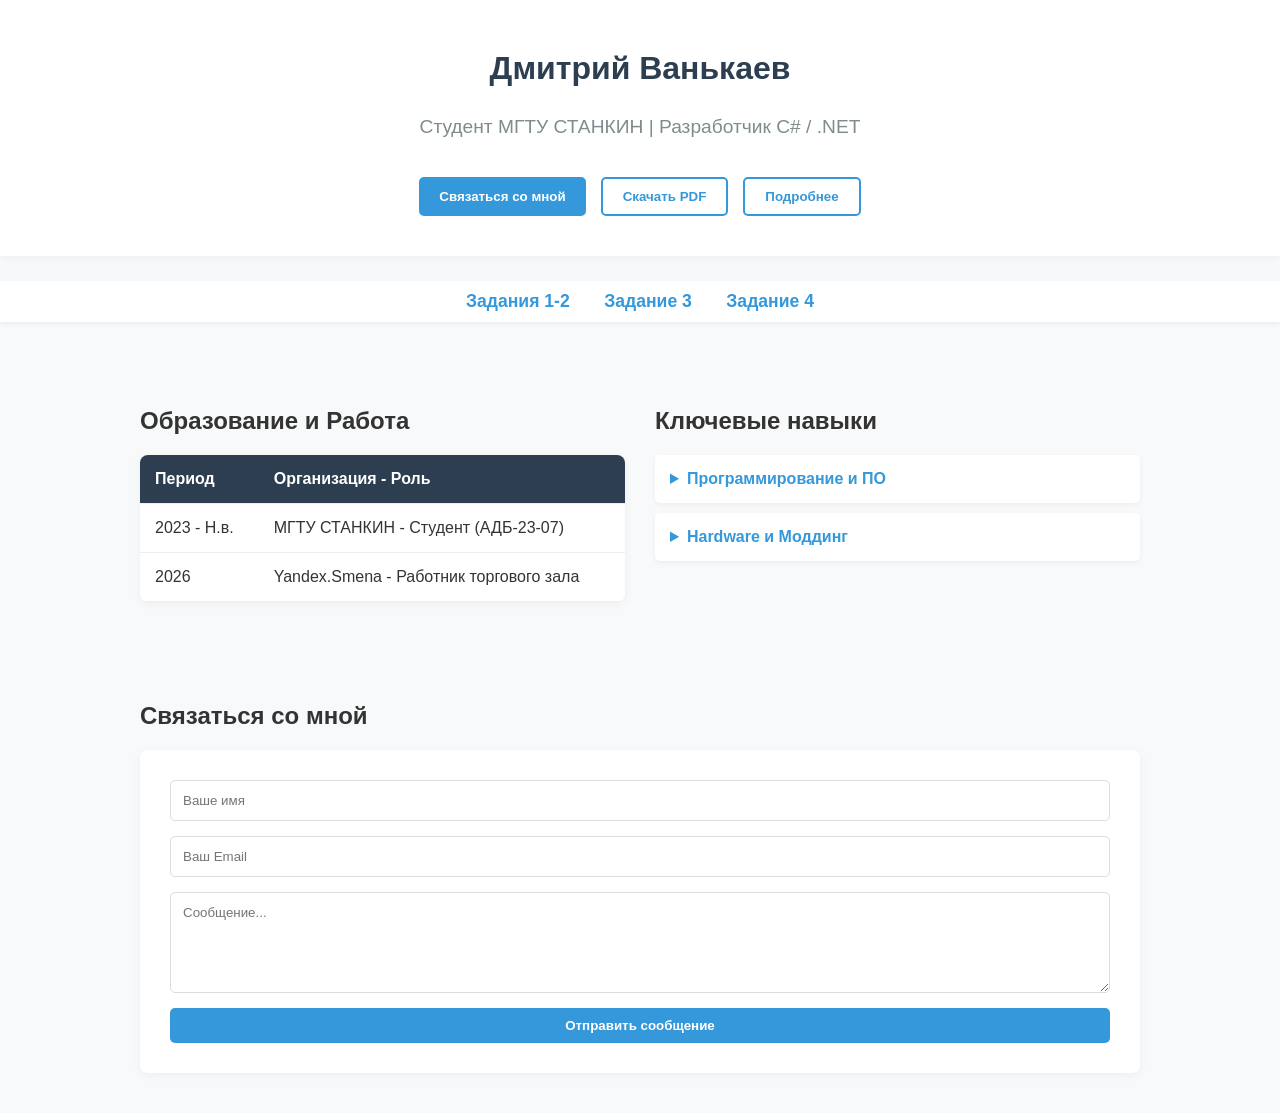
<file: index.html>
<!DOCTYPE html>
<html lang="ru">
<head>
    <meta charset="UTF-8">
    <meta name="viewport" content="width=device-width, initial-scale=1.0">
    <title>Резюме - Дмитрий Ванькаев</title>
    <link rel="stylesheet" href="style.css">
</head>
<body>

    <div id="sidePanel" class="side-panel">
        <button class="close-btn" onclick="togglePanel()">✖</button>
        <h3>Обо мне</h3>
        <p>Увлекаюсь разработкой HMI-интерфейсов, промышленной автоматизацией и моддингом железа. Всегда ищу нестандартные пути решения технических задач.</p>
    </div>

    <header>
        <h1>Дмитрий Ванькаев</h1>
        <p class="subtitle">Студент МГТУ СТАНКИН | Разработчик C# / .NET</p>
        <div class="btn-group">
            <button class="btn-primary" onclick="scrollToContact()">Связаться со мной</button>
            <button class="btn-outline" onclick="alert('Скачивание резюме началось...')">Скачать PDF</button>
            <button class="btn-outline" onclick="togglePanel()">Подробнее</button>
        </div>
    </header>

    <nav class="top-nav">
        <a href="tasks1-2.html">Задания 1-2</a>
        <a href="task3.html">Задание 3</a>
        <a href="task4.html">Задание 4</a>
    </nav>

    <div class="container">
        <section class="grid-2 fade-in">
            <div>
                <h2>Образование и Работа</h2>
                <table>
                    <tr>
                        <th>Период</th>
                        <th>Организация - Роль</th>
                    </tr>
                    <tr>
                        <td>2023 - Н.в.</td>
                        <td>МГТУ СТАНКИН - Студент (АДБ-23-07)</td>
                    </tr>
                    <tr>
                        <td>2026</td>
                        <td>Yandex.Smena - Работник торгового зала</td>
                    </tr>
                </table>
            </div>
            <div>
                <h2>Ключевые навыки</h2>
                <details>
                    <summary>Программирование и ПО</summary>
                    <div class="details-content">C#, .NET, HTML, CSS, JS, MasterSCADA 4D.</div>
                </details>
                <details>
                    <summary>Hardware и Моддинг</summary>
                    <div class="details-content">Сборка и ремонт ПК (H510, Intel i3), восстановление Asus Eee PC 1000HD. Прошивка консолей (muOS, PSP Street).</div>
                </details>
            </div>
        </section>

        <section id="contact" class="fade-in">
            <h2>Связаться со мной</h2>
            <form id="contactForm" onsubmit="validateForm(event)">
                <input type="text" id="name" placeholder="Ваше имя" required>
                <input type="email" id="email" placeholder="Ваш Email" required>
                <textarea id="message" rows="5" placeholder="Сообщение..." required></textarea>
                <button type="submit" class="btn-primary">Отправить сообщение</button>
            </form>
        </section>
    </div>

    <script src="script.js"></script>
</body>
</html>
</file>
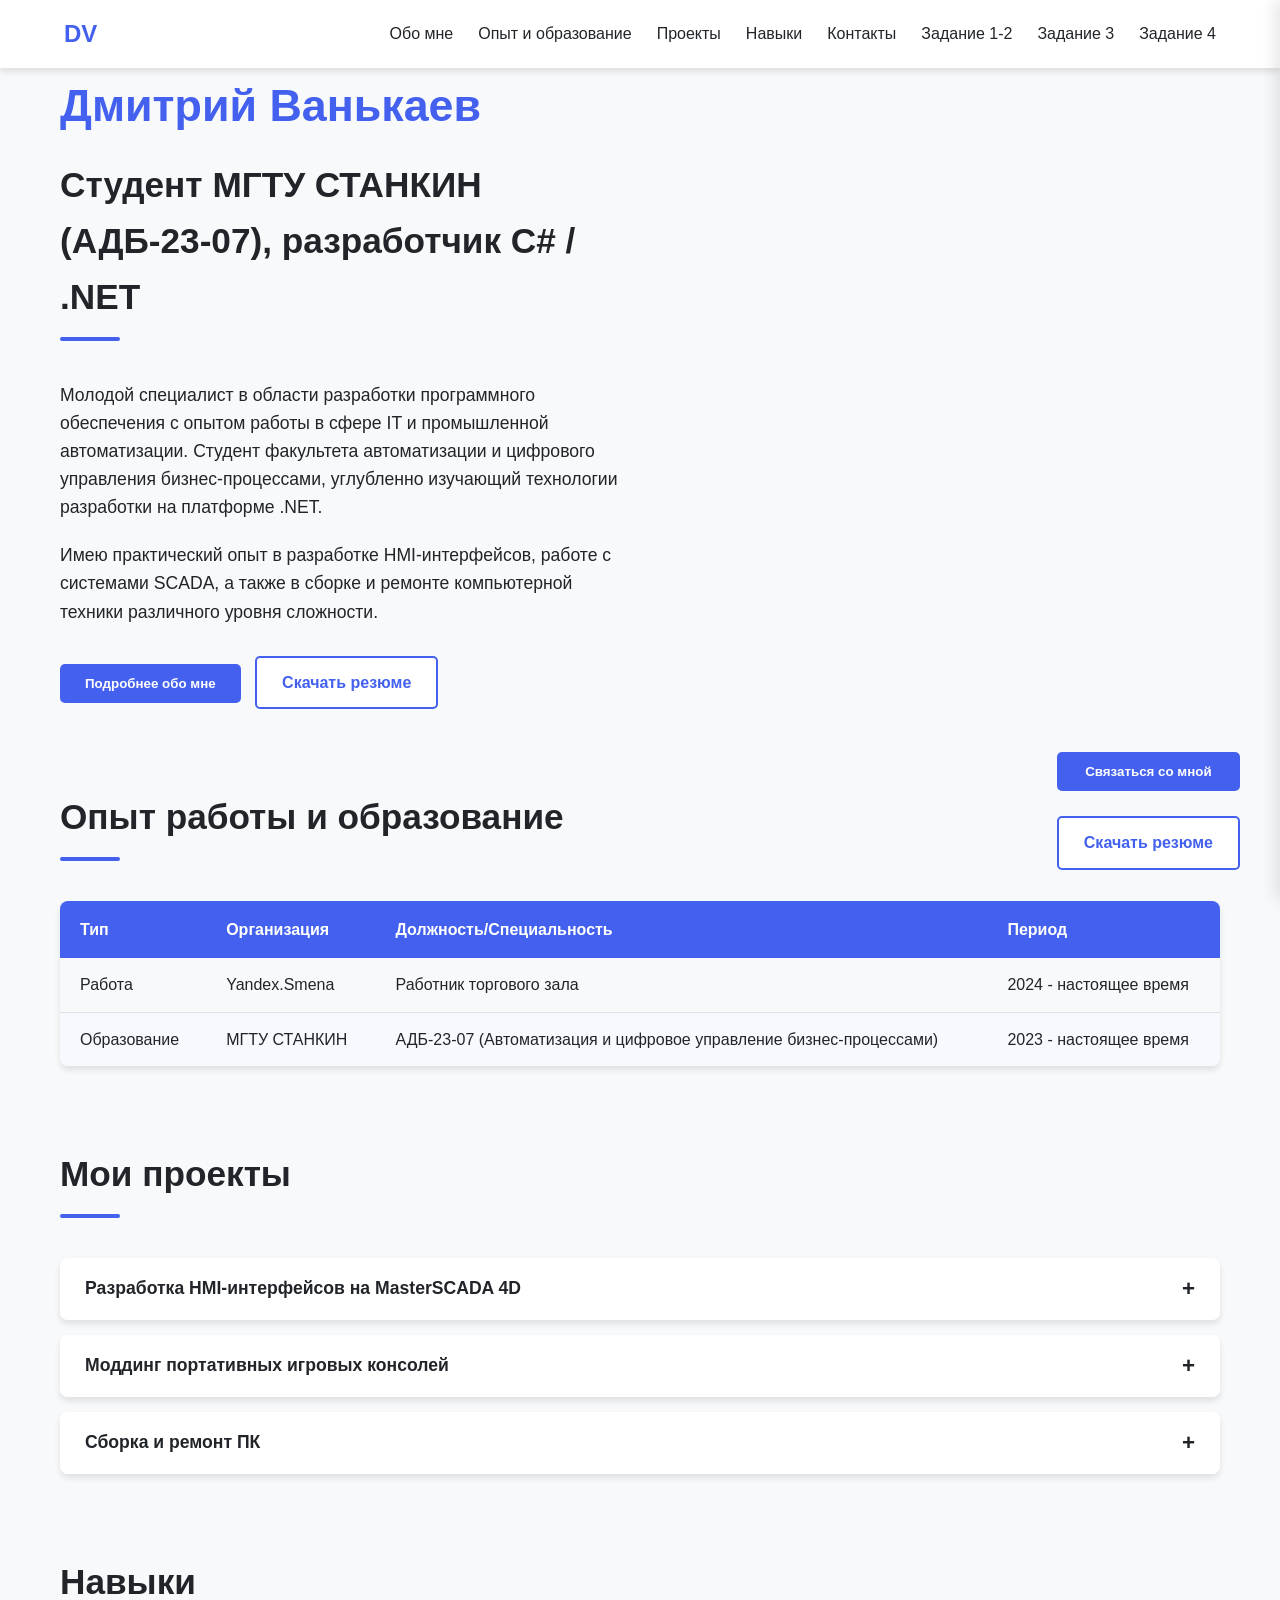
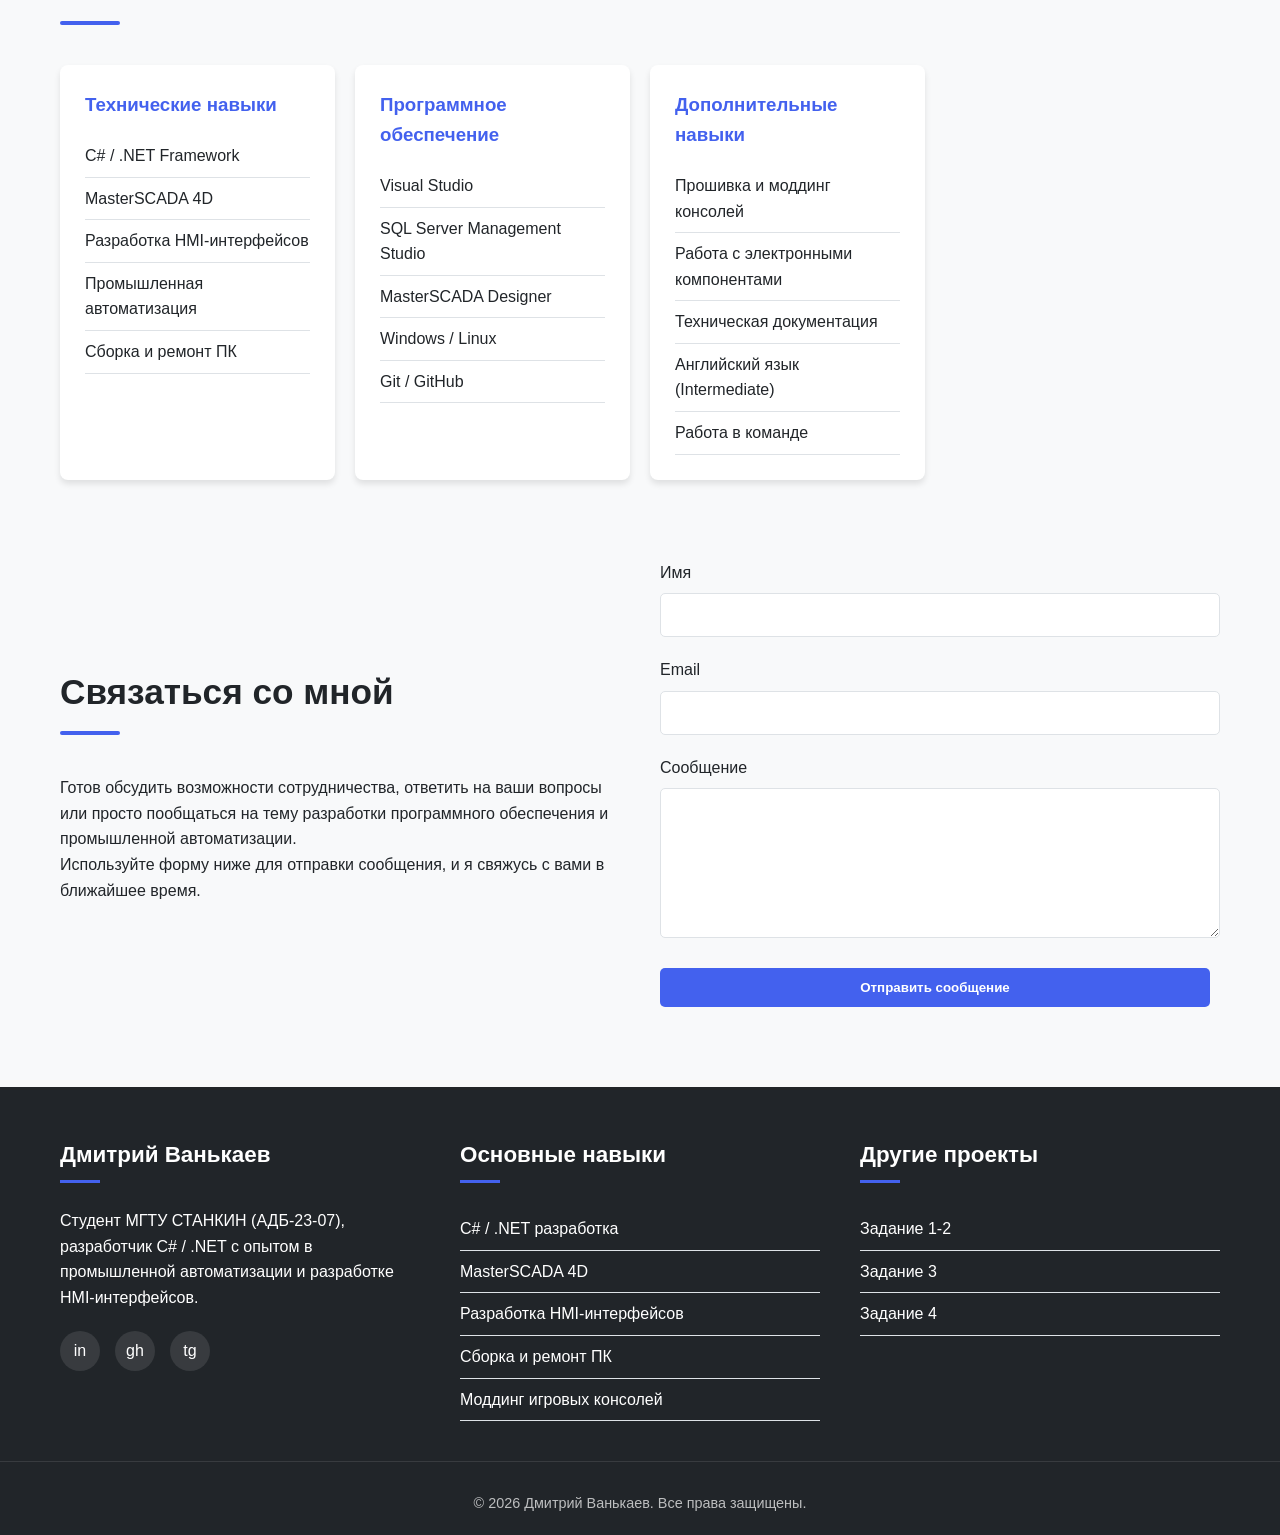
<file: index_qwen.html>
<!DOCTYPE html>
<html lang="ru">
<head>
    <meta charset="UTF-8">
    <meta name="viewport" content="width=device-width, initial-scale=1.0">
    <title>Резюме Дмитрия Ванькаева | C# / .NET Developer</title>
    <style>
        /* CSS Variables for consistent theming */
        :root {
            --primary: #4361ee;
            --primary-dark: #3a56d4;
            --secondary: #7209b7;
            --light: #f8f9fa;
            --dark: #212529;
            --gray: #6c757d;
            --success: #4cc9f0;
            --border: #dee2e6;
            --shadow: 0 4px 6px rgba(0, 0, 0, 0.1);
            --transition: all 0.3s ease;
        }

        * {
            margin: 0;
            padding: 0;
            box-sizing: border-box;
        }

        body {
            font-family: 'Segoe UI', Tahoma, Geneva, Verdana, sans-serif;
            line-height: 1.6;
            color: var(--dark);
            background-color: var(--light);
            padding-top: 70px; /* Space for fixed header */
            transition: var(--transition);
        }

        /* Header and Navigation */
        header {
            background-color: white;
            box-shadow: var(--shadow);
            position: fixed;
            width: 100%;
            top: 0;
            z-index: 1000;
            padding: 15px 5%;
        }

        .header-container {
            display: flex;
            justify-content: space-between;
            align-items: center;
            max-width: 1200px;
            margin: 0 auto;
        }

        .logo {
            font-size: 1.5rem;
            font-weight: 700;
            color: var(--primary);
        }

        nav ul {
            display: flex;
            list-style: none;
            gap: 25px;
        }

        nav a {
            text-decoration: none;
            color: var(--dark);
            font-weight: 500;
            padding: 5px 0;
            position: relative;
            transition: var(--transition);
        }

        nav a:after {
            content: '';
            position: absolute;
            width: 0;
            height: 2px;
            bottom: 0;
            left: 0;
            background-color: var(--primary);
            transition: var(--transition);
        }

        nav a:hover {
            color: var(--primary);
        }

        nav a:hover:after {
            width: 100%;
        }

        .mobile-menu-btn {
            display: none;
            background: none;
            border: none;
            font-size: 1.5rem;
            cursor: pointer;
            color: var(--dark);
        }

        /* Main Content */
        main {
            max-width: 1200px;
            margin: 0 auto;
            padding: 0 20px;
        }

        section {
            margin-bottom: 80px;
            opacity: 0;
            transform: translateY(30px);
            transition: opacity 0.6s ease, transform 0.6s ease;
        }

        section.visible {
            opacity: 1;
            transform: translateY(0);
        }

        h1 {
            font-size: 2.8rem;
            margin-bottom: 15px;
            color: var(--primary);
        }

        h2 {
            font-size: 2.2rem;
            margin-bottom: 40px;
            position: relative;
            padding-bottom: 15px;
        }

        h2:after {
            content: '';
            position: absolute;
            width: 60px;
            height: 4px;
            bottom: 0;
            left: 0;
            background-color: var(--primary);
            border-radius: 2px;
        }

        /* About Section */
        .about-content {
            display: grid;
            grid-template-columns: 1fr 1fr;
            gap: 40px;
            align-items: center;
        }

        .about-text p {
            margin-bottom: 20px;
            font-size: 1.1rem;
        }

        .btn {
            display: inline-block;
            background-color: var(--primary);
            color: white;
            padding: 12px 25px;
            border-radius: 5px;
            text-decoration: none;
            font-weight: 600;
            transition: var(--transition);
            border: none;
            cursor: pointer;
            margin-right: 10px;
            margin-top: 10px;
        }

        .btn:hover {
            background-color: var(--primary-dark);
            transform: translateY(-2px);
            box-shadow: 0 5px 15px rgba(67, 97, 238, 0.3);
        }

        .btn-secondary {
            background-color: white;
            color: var(--primary);
            border: 2px solid var(--primary);
        }

        .btn-secondary:hover {
            background-color: var(--primary);
            color: white;
        }

        /* Offcanvas Panel */
        .offcanvas {
            position: fixed;
            top: 0;
            right: -350px;
            width: 350px;
            height: 100%;
            background: white;
            z-index: 1001;
            box-shadow: -5px 0 15px rgba(0, 0, 0, 0.1);
            transition: right 0.4s ease;
            padding: 30px 25px;
            overflow-y: auto;
        }

        .offcanvas.active {
            right: 0;
        }

        .offcanvas-header {
            display: flex;
            justify-content: space-between;
            align-items: center;
            margin-bottom: 20px;
        }

        .close-offcanvas {
            background: none;
            border: none;
            font-size: 1.8rem;
            cursor: pointer;
            color: var(--gray);
        }

        .offcanvas-content p {
            margin-bottom: 15px;
            line-height: 1.7;
        }

        .overlay {
            position: fixed;
            top: 0;
            left: 0;
            width: 100%;
            height: 100%;
            background: rgba(0, 0, 0, 0.5);
            z-index: 1000;
            display: none;
        }

        .overlay.active {
            display: block;
        }

        /* Experience & Education Table */
        .table-container {
            overflow-x: auto;
            border-radius: 8px;
            box-shadow: var(--shadow);
            margin: 30px 0;
        }

        table {
            width: 100%;
            border-collapse: collapse;
            min-width: 600px;
        }

        th {
            background-color: var(--primary);
            color: white;
            padding: 16px 20px;
            text-align: left;
        }

        td {
            padding: 14px 20px;
            border-bottom: 1px solid var(--border);
        }

        tr:last-child td {
            border-bottom: none;
        }

        tr:nth-child(even) {
            background-color: #f8f9ff;
        }

        tr:hover {
            background-color: #eef2ff;
        }

        /* Projects Accordion */
        .accordion {
            display: flex;
            flex-direction: column;
            gap: 15px;
        }

        .accordion-item {
            border-radius: 8px;
            overflow: hidden;
            box-shadow: var(--shadow);
            background: white;
        }

        .accordion-header {
            width: 100%;
            text-align: left;
            padding: 18px 25px;
            background: white;
            border: none;
            font-size: 1.1rem;
            font-weight: 600;
            color: var(--dark);
            cursor: pointer;
            transition: var(--transition);
            display: flex;
            justify-content: space-between;
            align-items: center;
        }

        .accordion-header:hover {
            background-color: #f8f9ff;
        }

        .accordion-header::after {
            content: '+';
            font-size: 1.4rem;
            transition: var(--transition);
        }

        .accordion-item.active .accordion-header::after {
            content: '-';
        }

        .accordion-content {
            padding: 0 25px;
            max-height: 0;
            overflow: hidden;
            transition: max-height 0.4s ease, padding 0.4s ease;
            background: #f8f9ff;
        }

        .accordion-item.active .accordion-content {
            max-height: 500px;
            padding: 0 25px 25px;
        }

        /* Skills Section */
        .skills-grid {
            display: grid;
            grid-template-columns: repeat(auto-fill, minmax(250px, 1fr));
            gap: 20px;
        }

        .skill-card {
            background: white;
            border-radius: 8px;
            padding: 25px;
            box-shadow: var(--shadow);
            transition: var(--transition);
        }

        .skill-card:hover {
            transform: translateY(-5px);
            box-shadow: 0 10px 20px rgba(0, 0, 0, 0.1);
        }

        .skill-card h3 {
            color: var(--primary);
            margin-bottom: 15px;
            display: flex;
            align-items: center;
            gap: 10px;
        }

        .skill-list {
            list-style: none;
        }

        .skill-list li {
            padding: 8px 0;
            border-bottom: 1px solid var(--border);
            display: flex;
            justify-content: space-between;
        }

        /* Contact Form */
        .contact-container {
            display: grid;
            grid-template-columns: 1fr 1fr;
            gap: 40px;
            align-items: center;
        }

        .contact-info h3 {
            font-size: 1.5rem;
            margin-bottom: 20px;
            color: var(--primary);
        }

        .contact-form {
            display: grid;
            gap: 20px;
        }

        .form-group {
            display: flex;
            flex-direction: column;
        }

        .form-group label {
            margin-bottom: 8px;
            font-weight: 500;
        }

        .form-group input,
        .form-group textarea {
            padding: 12px 15px;
            border: 1px solid var(--border);
            border-radius: 5px;
            font-family: inherit;
            font-size: 1rem;
            transition: var(--transition);
        }

        .form-group input:focus,
        .form-group textarea:focus {
            outline: none;
            border-color: var(--primary);
            box-shadow: 0 0 0 3px rgba(67, 97, 238, 0.2);
        }

        .form-group textarea {
            min-height: 150px;
            resize: vertical;
        }

        .error-message {
            color: var(--error-color);
            font-size: 0.85rem;
            margin-top: 5px;
            display: none;
        }

        /* Fixed Action Buttons */
        .action-buttons {
            position: fixed;
            bottom: 30px;
            right: 30px;
            display: flex;
            flex-direction: column;
            gap: 15px;
            z-index: 999;
        }

        /* Footer */
        footer {
            background-color: var(--dark);
            color: white;
            padding: 50px 0 20px;
            margin-top: 40px;
        }

        .footer-content {
            display: grid;
            grid-template-columns: repeat(auto-fit, minmax(250px, 1fr));
            gap: 40px;
            max-width: 1200px;
            margin: 0 auto;
            padding: 0 20px;
        }

        .footer-section h3 {
            font-size: 1.4rem;
            margin-bottom: 25px;
            position: relative;
            padding-bottom: 10px;
        }

        .footer-section h3:after {
            content: '';
            position: absolute;
            width: 40px;
            height: 3px;
            bottom: 0;
            left: 0;
            background-color: var(--primary);
        }

        .social-links {
            display: flex;
            gap: 15px;
            margin-top: 20px;
        }

        .social-link {
            display: flex;
            align-items: center;
            justify-content: center;
            width: 40px;
            height: 40px;
            background: rgba(255, 255, 255, 0.1);
            border-radius: 50%;
            color: white;
            text-decoration: none;
            transition: var(--transition);
        }

        .social-link:hover {
            background: var(--primary);
            transform: translateY(-3px);
        }

        .copyright {
            text-align: center;
            padding-top: 30px;
            margin-top: 40px;
            border-top: 1px solid rgba(255, 255, 255, 0.1);
            color: rgba(255, 255, 255, 0.7);
            font-size: 0.9rem;
        }

        /* Responsive Design */
        @media (max-width: 992px) {
            .about-content,
            .contact-container {
                grid-template-columns: 1fr;
            }

            .offcanvas {
                width: 300px;
            }
        }

        @media (max-width: 768px) {
            h1 {
                font-size: 2.2rem;
            }

            h2 {
                font-size: 1.8rem;
            }

            .header-container {
                padding: 0;
            }

            nav ul {
                position: fixed;
                top: 70px;
                right: -100%;
                flex-direction: column;
                background: white;
                width: 100%;
                text-align: center;
                transition: right 0.4s ease;
                box-shadow: 0 10px 10px rgba(0, 0, 0, 0.1);
                padding: 20px 0;
            }

            nav ul.active {
                right: 0;
            }

            nav ul li {
                margin: 15px 0;
            }

            .mobile-menu-btn {
                display: block;
            }

            .action-buttons {
                flex-direction: row;
                bottom: 15px;
                right: 15px;
            }

            .btn {
                padding: 10px 20px;
                font-size: 0.9rem;
            }
        }

        @media (max-width: 576px) {
            section {
                margin-bottom: 60px;
            }

            .skills-grid {
                grid-template-columns: 1fr;
            }

            .offcanvas {
                width: 100%;
            }
        }
    </style>
</head>
<body>
    <!-- Header with Navigation -->
    <header>
        <div class="header-container">
            <div class="logo">DV</div>
            <button class="mobile-menu-btn" id="mobile-menu-btn">&#9776;</button>
            <nav>
                <ul id="main-nav">
                    <li><a href="#about">Обо мне</a></li>
                    <li><a href="#experience">Опыт и образование</a></li>
                    <li><a href="#projects">Проекты</a></li>
                    <li><a href="#skills">Навыки</a></li>
                    <li><a href="#contact">Контакты</a></li>
                    <!-- Ссылки на другие задания в репозитории -->
                    <li><a href="task1-2.html">Задание 1-2</a></li>
                    <li><a href="task3.html">Задание 3</a></li>
                    <li><a href="task4.html">Задание 4</a></li>
                </ul>
            </nav>
        </div>
    </header>

    <!-- Main Content -->
    <main>
        <!-- About Section -->
        <section id="about">
            <div class="about-content">
                <div class="about-text">
                    <h1>Дмитрий Ванькаев</h1>
                    <h2>Студент МГТУ СТАНКИН (АДБ-23-07), разработчик C# / .NET</h2>
                    <p>Молодой специалист в области разработки программного обеспечения с опытом работы в сфере IT и промышленной автоматизации. Студент факультета автоматизации и цифрового управления бизнес-процессами, углубленно изучающий технологии разработки на платформе .NET.</p>
                    <p>Имею практический опыт в разработке HMI-интерфейсов, работе с системами SCADA, а также в сборке и ремонте компьютерной техники различного уровня сложности.</p>
                    <button class="btn" id="more-info-btn">Подробнее обо мне</button>
                    <a href="#" class="btn btn-secondary" id="download-resume">Скачать резюме</a>
                </div>
            </div>
        </section>

        <!-- Experience & Education Section -->
        <section id="experience">
            <h2>Опыт работы и образование</h2>
            <div class="table-container">
                <table>
                    <thead>
                        <tr>
                            <th>Тип</th>
                            <th>Организация</th>
                            <th>Должность/Специальность</th>
                            <th>Период</th>
                        </tr>
                    </thead>
                    <tbody>
                        <tr>
                            <td>Работа</td>
                            <td>Yandex.Smena</td>
                            <td>Работник торгового зала</td>
                            <td>2024 - настоящее время</td>
                        </tr>
                        <tr>
                            <td>Образование</td>
                            <td>МГТУ СТАНКИН</td>
                            <td>АДБ-23-07 (Автоматизация и цифровое управление бизнес-процессами)</td>
                            <td>2023 - настоящее время</td>
                        </tr>
                    </tbody>
                </table>
            </div>
        </section>

        <!-- Projects Section (Accordion) -->
        <section id="projects">
            <h2>Мои проекты</h2>
            <div class="accordion">
                <div class="accordion-item">
                    <button class="accordion-header">Разработка HMI-интерфейсов на MasterSCADA 4D</button>
                    <div class="accordion-content">
                        <p>Разработка человеко-машинного интерфейса для управления производственной линией. Создание визуализации технологических процессов, настройка тревог и уведомлений, интеграция с промышленным оборудованием через протоколы Modbus TCP и OPC UA.</p>
                        <p>Использованные технологии: MasterSCADA 4D, SQL Server, C# для написания пользовательских скриптов.</p>
                    </div>
                </div>
                <div class="accordion-item">
                    <button class="accordion-header">Моддинг портативных игровых консолей</button>
                    <div class="accordion-content">
                        <p>Прошивка и моддинг портативных игровых консолей (PSP, Nintendo Switch Lite). Установка кастомных прошивок, таких как muOS, для расширения функциональности устройств и запуска эмуляторов ретро-консолей.</p>
                        <p>Проведение аппаратных модификаций: замена экранов, установка дополнительной памяти, настройка системы охлаждения.</p>
                    </div>
                </div>
                <div class="accordion-item">
                    <button class="accordion-header">Сборка и ремонт ПК</button>
                    <div class="accordion-content">
                        <p>Сборка персональных компьютеров на базе различных комплектующих: материнские платы H510, процессоры Intel Core i3, ноутбуки Asus Eee PC 1000HD.</p>
                        <p>Диагностика и ремонт неисправностей, замена компонентов, установка и настройка операционных систем, оптимизация производительности.</p>
                    </div>
                </div>
            </div>
        </section>

        <!-- Skills Section -->
        <section id="skills">
            <h2>Навыки</h2>
            <div class="skills-grid">
                <div class="skill-card">
                    <h3>Технические навыки</h3>
                    <ul class="skill-list">
                        <li>C# / .NET Framework</li>
                        <li>MasterSCADA 4D</li>
                        <li>Разработка HMI-интерфейсов</li>
                        <li>Промышленная автоматизация</li>
                        <li>Сборка и ремонт ПК</li>
                    </ul>
                </div>
                <div class="skill-card">
                    <h3>Программное обеспечение</h3>
                    <ul class="skill-list">
                        <li>Visual Studio</li>
                        <li>SQL Server Management Studio</li>
                        <li>MasterSCADA Designer</li>
                        <li>Windows / Linux</li>
                        <li>Git / GitHub</li>
                    </ul>
                </div>
                <div class="skill-card">
                    <h3>Дополнительные навыки</h3>
                    <ul class="skill-list">
                        <li>Прошивка и моддинг консолей</li>
                        <li>Работа с электронными компонентами</li>
                        <li>Техническая документация</li>
                        <li>Английский язык (Intermediate)</li>
                        <li>Работа в команде</li>
                    </ul>
                </div>
            </div>
        </section>

        <!-- Contact Section -->
        <section id="contact">
            <div class="contact-container">
                <div class="contact-info">
                    <h2>Связаться со мной</h2>
                    <p>Готов обсудить возможности сотрудничества, ответить на ваши вопросы или просто пообщаться на тему разработки программного обеспечения и промышленной автоматизации.</p>
                    <p>Используйте форму ниже для отправки сообщения, и я свяжусь с вами в ближайшее время.</p>
                </div>
                <form id="contact-form" class="contact-form">
                    <div class="form-group">
                        <label for="name">Имя</label>
                        <input type="text" id="name" required>
                        <div class="error-message" id="name-error">Пожалуйста, введите ваше имя</div>
                    </div>
                    <div class="form-group">
                        <label for="email">Email</label>
                        <input type="email" id="email" required>
                        <div class="error-message" id="email-error">Пожалуйста, введите корректный email</div>
                    </div>
                    <div class="form-group">
                        <label for="message">Сообщение</label>
                        <textarea id="message" required></textarea>
                        <div class="error-message" id="message-error">Сообщение не может быть пустым</div>
                    </div>
                    <button type="submit" class="btn">Отправить сообщение</button>
                </form>
            </div>
        </section>
    </main>

    <!-- Offcanvas Panel (More Info) -->
    <div class="offcanvas" id="offcanvas">
        <div class="offcanvas-header">
            <h2>Подробнее обо мне</h2>
            <button class="close-offcanvas" id="close-offcanvas">&times;</button>
        </div>
        <div class="offcanvas-content">
            <p>Меня зовут Дмитрий Ванькаев, я студент МГТУ СТАНКИН на факультете автоматизации и цифрового управления бизнес-процессами. Моя специализация связана с разработкой программного обеспечения для промышленной автоматизации и управления производственными процессами.</p>
            
            <p>Наряду с учебой, я активно занимаюсь практическими проектами в области разработки HMI-интерфейсов с использованием системы MasterSCADA 4D. Эти навыки позволяют мне создавать интуитивно понятные и функциональные интерфейсы для операторов производственных линий.</p>
            
            <p>Кроме профессиональных интересов, я увлекаюсь моддингом портативных игровых консолей и сборкой персональных компьютеров. Этот хобби-аспект помогает мне лучше понимать аппаратную часть компьютерных систем и развивает навыки работы с электронными компонентами.</p>
            
            <p>В свободное время я изучаю новые технологии в области .NET разработки, углубляю знания в области промышленной автоматизации и участвую в open-source проектах на GitHub.</p>
            
            <p>Моя цель - стать профессионалом в области разработки программного обеспечения для промышленной автоматизации, объединяя теоретические знания, полученные в университете, с практическим опытом, приобретенным в ходе реализации реальных проектов.</p>
        </div>
    </div>
    <div class="overlay" id="overlay"></div>

    <!-- Fixed Action Buttons -->
    <div class="action-buttons">
        <button class="btn" id="scroll-to-contact">Связаться со мной</button>
        <a href="#" class="btn btn-secondary" id="download-resume-bottom">Скачать резюме</a>
    </div>

    <!-- Footer -->
    <footer>
        <div class="footer-content">
            <div class="footer-section">
                <h3>Дмитрий Ванькаев</h3>
                <p>Студент МГТУ СТАНКИН (АДБ-23-07), разработчик C# / .NET с опытом в промышленной автоматизации и разработке HMI-интерфейсов.</p>
                <div class="social-links">
                    <a href="#" class="social-link">in</a>
                    <a href="#" class="social-link">gh</a>
                    <a href="#" class="social-link">tg</a>
                </div>
            </div>
            <div class="footer-section">
                <h3>Основные навыки</h3>
                <ul class="skill-list">
                    <li>C# / .NET разработка</li>
                    <li>MasterSCADA 4D</li>
                    <li>Разработка HMI-интерфейсов</li>
                    <li>Сборка и ремонт ПК</li>
                    <li>Моддинг игровых консолей</li>
                </ul>
            </div>
            <div class="footer-section">
                <h3>Другие проекты</h3>
                <ul class="skill-list">
                    <li><a href="task1-2.html" style="color: white; text-decoration: none;">Задание 1-2</a></li>
                    <li><a href="task3.html" style="color: white; text-decoration: none;">Задание 3</a></li>
                    <li><a href="task4.html" style="color: white; text-decoration: none;">Задание 4</a></li>
                </ul>
            </div>
        </div>
        <div class="copyright">
            &copy; 2026 Дмитрий Ванькаев. Все права защищены.
        </div>
    </footer>

    <script>
        // DOM Elements
        const moreInfoBtn = document.getElementById('more-info-btn');
        const closeOffcanvas = document.getElementById('close-offcanvas');
        const offcanvas = document.getElementById('offcanvas');
        const overlay = document.getElementById('overlay');
        const accordionHeaders = document.querySelectorAll('.accordion-header');
        const contactForm = document.getElementById('contact-form');
        const scrollToContactBtn = document.getElementById('scroll-to-contact');
        const mobileMenuBtn = document.getElementById('mobile-menu-btn');
        const mainNav = document.getElementById('main-nav');
        const downloadResumeBtns = document.querySelectorAll('#download-resume, #download-resume-bottom');
        
        // Mobile Menu Toggle
        mobileMenuBtn.addEventListener('click', () => {
            mainNav.classList.toggle('active');
            mobileMenuBtn.textContent = mainNav.classList.contains('active') ? '×' : '☰';
        });
        
        // Offcanvas Panel
        moreInfoBtn.addEventListener('click', () => {
            offcanvas.classList.add('active');
            overlay.classList.add('active');
            document.body.style.overflow = 'hidden'; // Prevent background scrolling
        });
        
        closeOffcanvas.addEventListener('click', () => {
            offcanvas.classList.remove('active');
            overlay.classList.remove('active');
            document.body.style.overflow = ''; // Restore scrolling
        });
        
        overlay.addEventListener('click', () => {
            offcanvas.classList.remove('active');
            overlay.classList.remove('active');
            document.body.style.overflow = '';
        });
        
        // Accordion Functionality
        accordionHeaders.forEach(header => {
            header.addEventListener('click', () => {
                const item = header.parentElement;
                const isActive = item.classList.contains('active');
                
                // Close all items
                document.querySelectorAll('.accordion-item').forEach(i => {
                    i.classList.remove('active');
                });
                
                // Open clicked item if it wasn't active
                if (!isActive) {
                    item.classList.add('active');
                }
            });
        });
        
        // Smooth Scroll to Contact Form
        scrollToContactBtn.addEventListener('click', (e) => {
            e.preventDefault();
            document.getElementById('contact').scrollIntoView({
                behavior: 'smooth'
            });
        });
        
        // Download Resume (Placeholder)
        downloadResumeBtns.forEach(btn => {
            btn.addEventListener('click', (e) => {
                e.preventDefault();
                alert('Функция загрузки резюме в разработке. В реальном проекте здесь будет ссылка на PDF-файл.');
            });
        });
        
        // Form Validation
        contactForm.addEventListener('submit', (e) => {
            e.preventDefault();
            
            // Reset error messages
            document.querySelectorAll('.error-message').forEach(el => {
                el.style.display = 'none';
            });
            
            const name = document.getElementById('name').value.trim();
            const email = document.getElementById('email').value.trim();
            const message = document.getElementById('message').value.trim();
            let isValid = true;
            
            // Name validation
            if (name === '') {
                document.getElementById('name-error').style.display = 'block';
                isValid = false;
            }
            
            // Email validation
            const emailRegex = /^[^\s@]+@[^\s@]+\.[^\s@]+$/;
            if (!emailRegex.test(email)) {
                document.getElementById('email-error').style.display = 'block';
                isValid = false;
            }
            
            // Message validation
            if (message === '') {
                document.getElementById('message-error').style.display = 'block';
                isValid = false;
            }
            
            // If valid, submit form (in real scenario)
            if (isValid) {
                alert('Спасибо за сообщение! Я свяжусь с вами в ближайшее время.');
                contactForm.reset();
            }
        });
        
        // Scroll Animation for Sections
        const sections = document.querySelectorAll('section');
        
        const sectionObserver = new IntersectionObserver((entries) => {
            entries.forEach(entry => {
                if (entry.isIntersecting) {
                    entry.target.classList.add('visible');
                    sectionObserver.unobserve(entry.target);
                }
            });
        }, {
            threshold: 0.1
        });
        
        sections.forEach(section => {
            sectionObserver.observe(section);
        });
        
        // Close mobile menu when clicking a nav link
        document.querySelectorAll('#main-nav a').forEach(link => {
            link.addEventListener('click', () => {
                mainNav.classList.remove('active');
                mobileMenuBtn.textContent = '☰';
            });
        });
    </script>
</body>
</html>
</file>
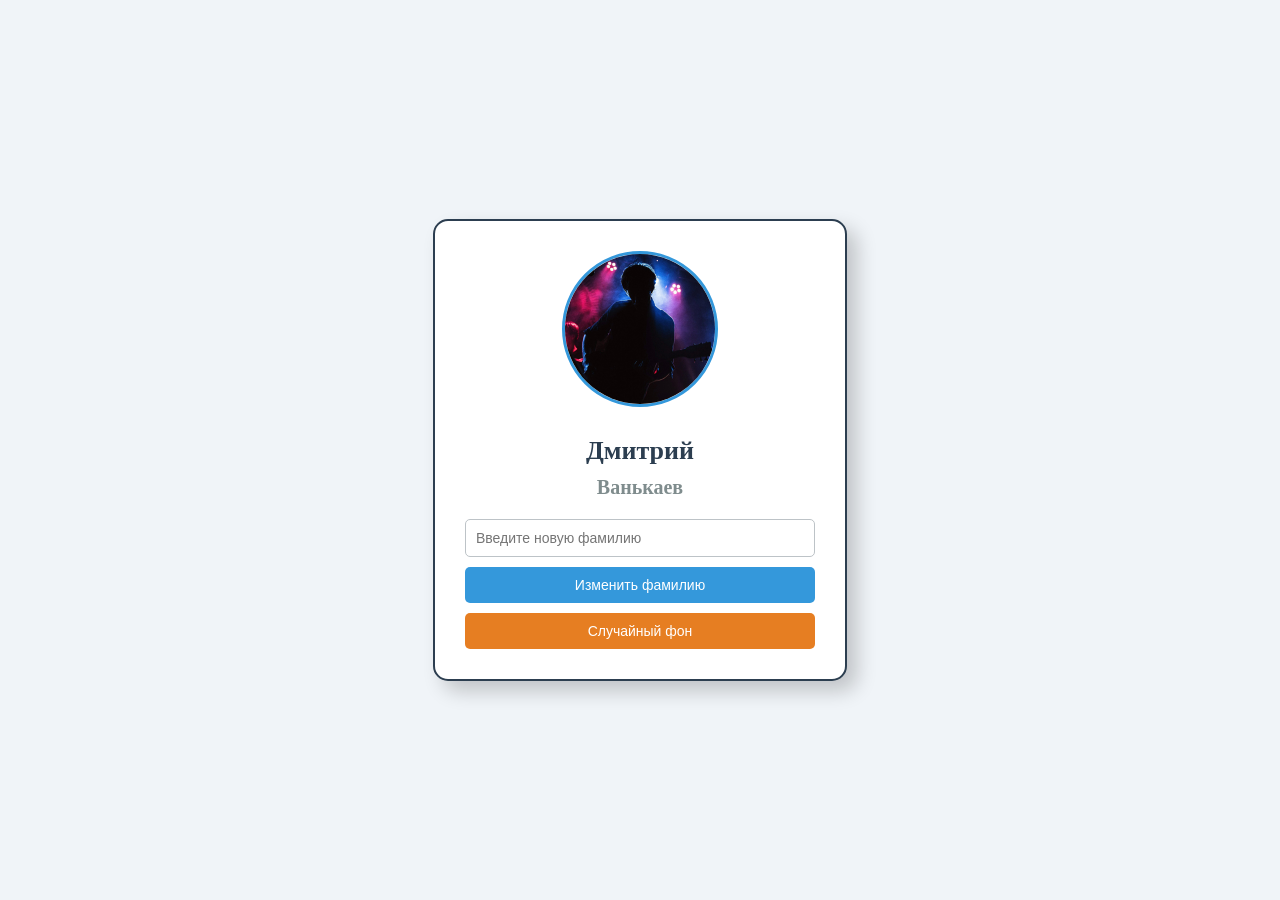
<file: task4.html>
<!DOCTYPE html>
<html lang="ru">
<head>
    <meta charset="utf-8">
    <title>Мое Резюме</title>
    <style>
        /* Общие настройки страницы */
        body {
            font-family: Tahoma, serif; /* [cite: 337, 338] */
            color: #333333; /* 3. цвет текста [cite: 357] */
            background-color: #f0f4f8;
            transition: background-color 0.5s ease;
            display: flex;
            justify-content: center;
            align-items: center;
            height: 100vh;
            margin: 0;
        }

        /* Настройки карточки резюме */
        .resume-card {
            background-color: white;
            border: 2px solid #2c3e50; /* 4. рамки [cite: 358] */
            border-radius: 15px;
            padding: 30px;
            width: 350px;
            box-shadow: 10px 10px 20px rgba(0, 0, 0, 0.2); /* 2. тени [cite: 356] */
            text-align: center;
        }

        /* Настройки фотографии [cite: 360] */
        .profile-pic {
            width: 150px;
            height: 150px;
            border-radius: 50%;
            border: 3px solid #3498db; 
            object-fit: cover;
            margin-bottom: 15px;
        }

        /* Заголовки */
        h1 {
            font-size: 26px; /* 1. размеры шрифтов [cite: 355] */
            color: #2c3e50;
            margin: 10px 0;
        }

        h2 {
            font-size: 20px; /* 1. размеры шрифтов [cite: 355] */
            color: #7f8c8d;
            margin: 5px 0 20px 0;
        }

        /* Элементы управления */
        .controls {
            display: flex;
            flex-direction: column;
            gap: 10px;
        }

        input {
            padding: 10px;
            font-size: 14px;
            border: 1px solid #bdc3c7;
            border-radius: 5px;
        }

        button {
            padding: 10px;
            font-size: 14px;
            color: white;
            background-color: #3498db;
            border: none;
            border-radius: 5px;
            cursor: pointer;
            transition: background-color 0.3s;
        }

        /* 5. изменения цвета при наведении [cite: 359] */
        button:hover {
            background-color: #2980b9; 
        }

        .btn-random {
            background-color: #e67e22;
        }

        .btn-random:hover {
            background-color: #d35400; /* 5. изменения цвета при наведении [cite: 359] */
        }
    </style>
</head>
<body>

    <div class="resume-card">
        <img src="avatar.jpg" alt="Фото Дмитрия" class="profile-pic">
        
        <h1>Дмитрий</h1>
        <h2 id="surnameText">Ванькаев</h2>
        
        <div class="controls">
            <input type="text" id="surnameInput" placeholder="Введите новую фамилию">
            <button onclick="changeSurname()">Изменить фамилию</button>
            
            <button class="btn-random" onclick="changeBackgroundColor()">Случайный фон</button>
        </div>
    </div>

    <script>
        // Функция для изменения фамилии 
        function changeSurname() {
            // Получаем значение из поля ввода
            let newSurname = document.getElementById("surnameInput").value;
            
            // Проверяем, не пустое ли поле
            if (newSurname.trim() !== "") {
                // Меняем текст в элементе с id="surnameText"
                document.getElementById("surnameText").innerText = newSurname;
                // Очищаем поле ввода
                document.getElementById("surnameInput").value = "";
            } else {
                alert("Пожалуйста, введите фамилию!");
            }
        }

        // Функция для изменения цвета фона на рандомный 
        function changeBackgroundColor() {
            // Генерируем случайный цвет в формате HEX (например, #a3f2b1)
            let randomColor = '#' + Math.floor(Math.random()*16777215).toString(16);
            
            // Применяем цвет к фону страницы
            document.body.style.backgroundColor = randomColor;
        }
    </script>
</body>
</html>
</file>
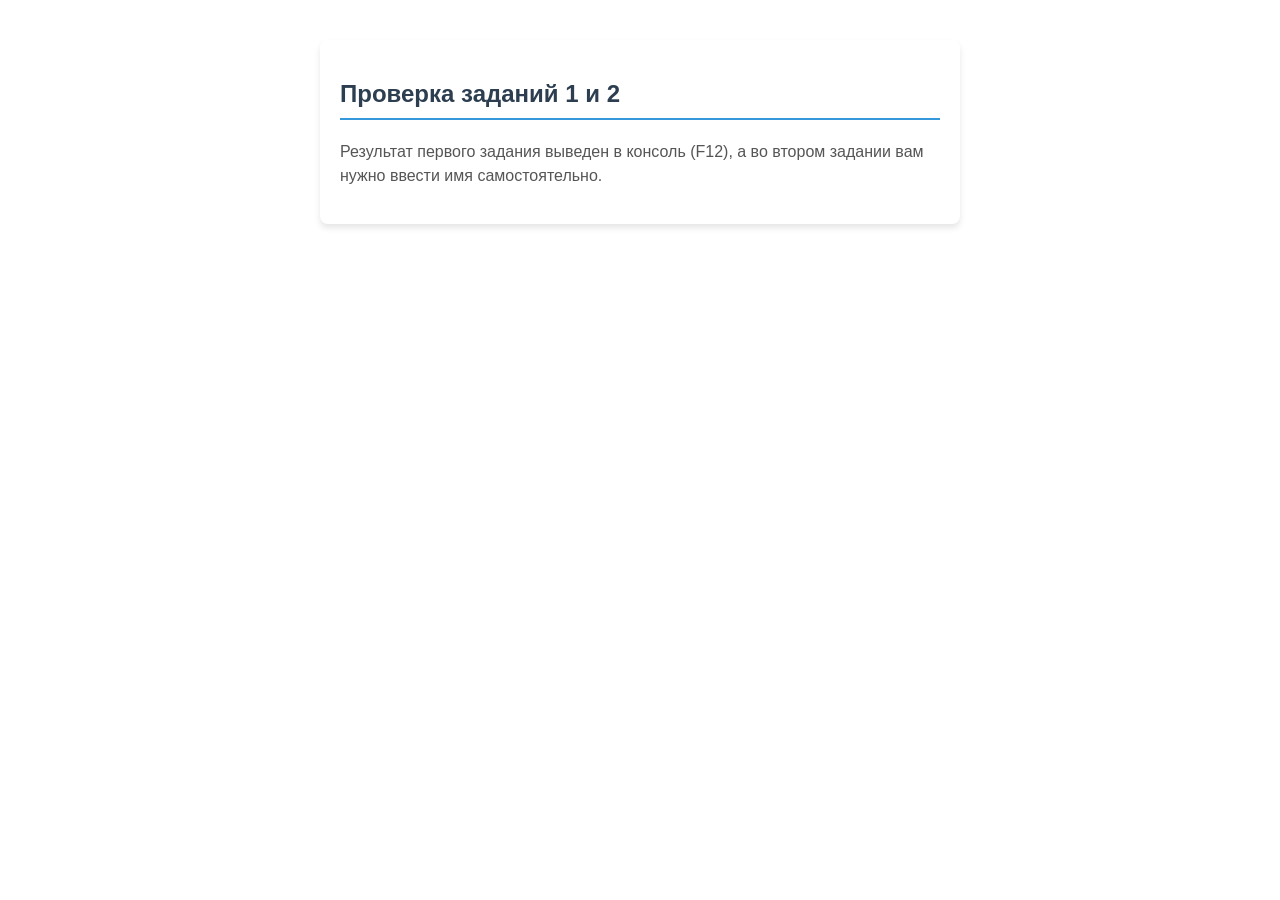
<file: tasks1-2.html>
<!DOCTYPE html>
<html>
<head>
    <meta charset="utf-8">
    <title>Задания 1 и 2</title>
    <style>
        body {
            font-family: 'Segoe UI', Tahoma, Geneva, Verdana, sans-serif;
            background-color: #f4f4f9;
            color: #333;
            max-width: 600px;
            margin: 40px auto;
            padding: 20px;
            background: #ffffff;
            border-radius: 8px;
            box-shadow: 0 4px 6px rgba(0, 0, 0, 0.1);
        }
        h2 {
            color: #2c3e50;
            border-bottom: 2px solid #3498db;
            padding-bottom: 10px;
        }
        p {
            font-size: 16px;
            line-height: 1.5;
            color: #555;
        }
    </style>
</head>
<body>
    <h2>Проверка заданий 1 и 2</h2>
    <p>Результат первого задания выведен в консоль (F12), а во втором задании вам нужно ввести имя самостоятельно.</p>

    <script>
        // Задание 1: Нахождение минимума
        function min(a, b) {
            return a < b ? a : b;
        }
        console.log("Проверка Задания 1: minimum из 15 и 8 равен " + min(15, 8));

        // Задание 2: Переменные с динамическим вводом [cite: 310-313]
        let admin;
        
        // Запрашиваем имя у пользователя (в скобках указано значение по умолчанию) 
        let name = prompt("Введите ваше имя для Задания 2:", "Дмитрий");
        
        // Копируем значение из name в admin [cite: 312]
        admin = name;
        
        // Выводим результат, чтобы проверить присвоение [cite: 313]
        alert("Проверка Задания 2 (значение переменной admin): " + admin);
    </script>
</body>
</html>
</file>
<file: style.css>
:root {
    --primary: #2c3e50;
    --accent: #3498db;
    --bg: #f8f9fa;
    --text: #333;
}

body {
    font-family: 'Segoe UI', Tahoma, Geneva, Verdana, sans-serif;
    margin: 0;
    padding: 0;
    background-color: var(--bg);
    color: var(--text);
    overflow-x: hidden;
}

.container {
    max-width: 1000px;
    margin: 0 auto;
    padding: 0 20px;
}

header {
    display: flex;
    flex-direction: column;
    align-items: center;
    text-align: center;
    padding: 40px 20px;
    background-color: white;
    box-shadow: 0 2px 10px rgba(0,0,0,0.05);
}

h1 { margin: 10px 0; color: var(--primary); }
.subtitle { color: #7f8c8d; font-size: 1.2rem; }

.btn-group {
    display: flex;
    gap: 15px;
    margin-top: 20px;
}

button {
    padding: 10px 20px;
    border: none;
    border-radius: 5px;
    cursor: pointer;
    font-weight: bold;
    transition: background 0.3s, transform 0.2s;
}

.btn-primary { background: var(--accent); color: white; }
.btn-primary:hover { background: #2980b9; transform: translateY(-2px); }
.btn-outline { background: white; border: 2px solid var(--accent); color: var(--accent); }
.btn-outline:hover { background: var(--accent); color: white; transform: translateY(-2px); }

.top-nav {
    text-align: center;
    margin: 25px 0;
    padding: 10px;
    background: white;
    box-shadow: 0 2px 5px rgba(0,0,0,0.05);
}

.top-nav a {
    margin: 0 15px;
    color: var(--accent);
    text-decoration: none;
    font-weight: bold;
    font-size: 1.1rem;
    transition: color 0.2s;
}

.top-nav a:hover {
    color: var(--primary);
}

section { padding: 40px 0; }
.grid-2 {
    display: grid;
    grid-template-columns: 1fr;
    gap: 30px;
}

@media (min-width: 768px) {
    .grid-2 { grid-template-columns: 1fr 1fr; }
}

table {
    width: 100%;
    border-collapse: collapse;
    background: white;
    box-shadow: 0 2px 8px rgba(0,0,0,0.05);
    border-radius: 8px;
    overflow: hidden;
}

th, td {
    padding: 15px;
    text-align: left;
    border-bottom: 1px solid #eee;
}

th { background-color: var(--primary); color: white; }

details {
    background: white;
    padding: 15px;
    border-radius: 5px;
    margin-bottom: 10px;
    box-shadow: 0 2px 5px rgba(0,0,0,0.05);
}

summary {
    font-weight: bold;
    cursor: pointer;
    color: var(--accent);
}

.details-content { padding-top: 10px; color: #555; }

form {
    display: flex;
    flex-direction: column;
    gap: 15px;
    background: white;
    padding: 30px;
    border-radius: 8px;
    box-shadow: 0 2px 10px rgba(0,0,0,0.05);
}

input, textarea {
    padding: 12px;
    border: 1px solid #ddd;
    border-radius: 5px;
    font-family: inherit;
}

.side-panel {
    position: fixed;
    top: 0;
    right: -400px;
    width: 300px;
    height: 100vh;
    background: var(--primary);
    color: white;
    padding: 30px;
    transition: right 0.4s ease;
    box-shadow: -5px 0 15px rgba(0,0,0,0.2);
    z-index: 1000;
}

.side-panel.open { right: 0; }

.close-btn {
    background: none;
    color: white;
    font-size: 24px;
    border: none;
    cursor: pointer;
    text-align: right;
    width: 100%;
}

.fade-in {
    opacity: 0;
    transform: translateY(30px);
    transition: opacity 0.6s ease, transform 0.6s ease;
}

.fade-in.visible {
    opacity: 1;
    transform: translateY(0);
}
</file>
